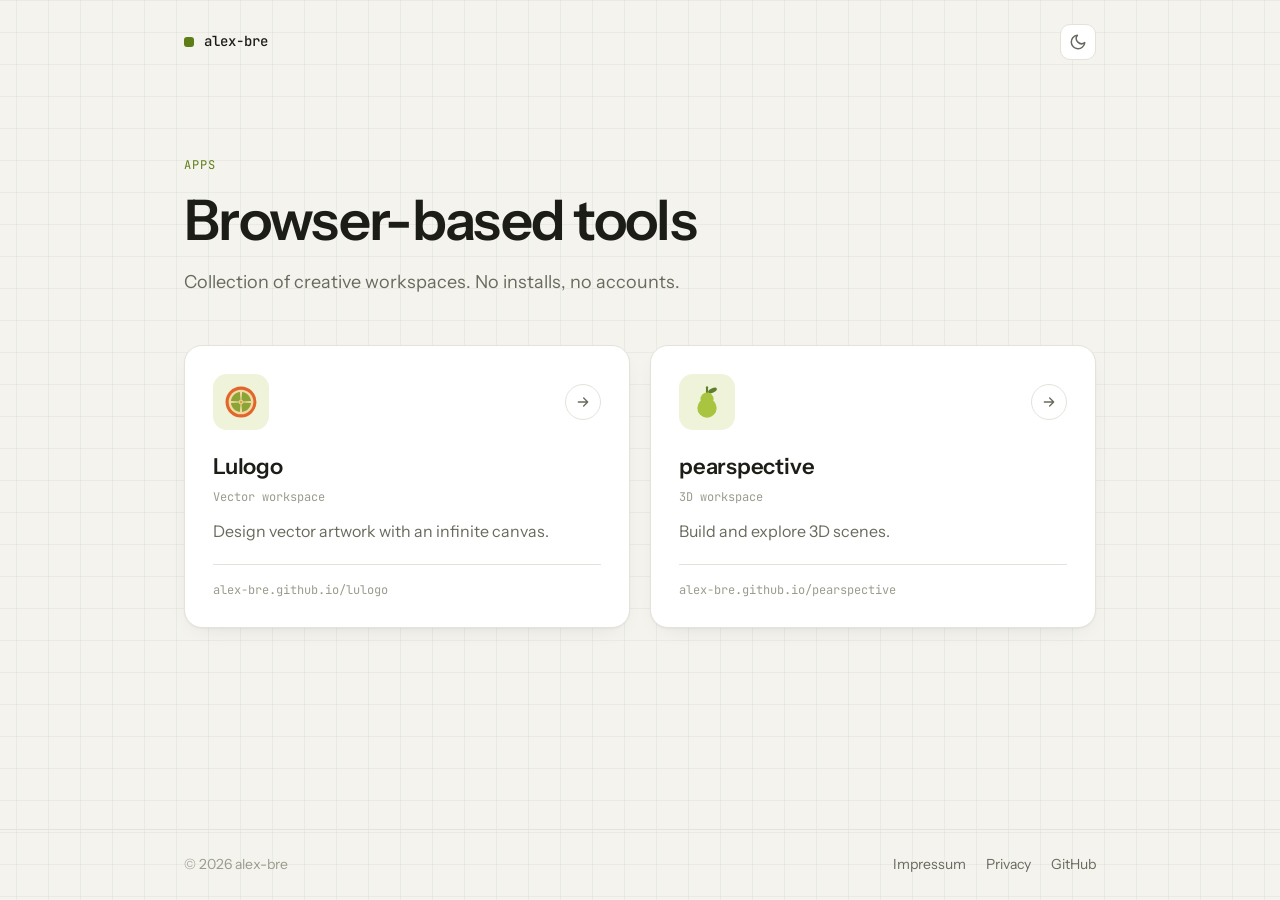
<file: index.html>
<!doctype html>
<html lang="en">
  <head>
    <meta charset="UTF-8" />
    <meta name="viewport" content="width=device-width, initial-scale=1.0" />
    <title>alex-bre — Apps</title>
    <meta name="description" content="A collection of browser-based creative tools by alex-bre: Lulogo and pearspective." />
    <meta property="og:title" content="alex-bre — Apps" />
    <meta property="og:description" content="A collection of browser-based creative tools." />
    <meta property="og:url" content="https://alex-bre.github.io/" />
    <meta property="og:type" content="website" />
    <!-- Google Search Console ownership check for https://alex-bre.github.io/.
     Keep it: Google re-checks it, and removing it un-verifies the site. -->
    <meta name="google-site-verification" content="je2KTFC-uDAHHZY24E9ZaPM-ryFZM0cA-58HyZrIQ28" />
    <meta name="theme-color" content="#f4f3ee" media="(prefers-color-scheme: light)" />
    <meta name="theme-color" content="#161713" media="(prefers-color-scheme: dark)" />
    <link rel="icon" type="image/svg+xml" href="favicon.svg" />
    <link rel="preload" href="fonts/InstrumentSans-latin.woff2" as="font" type="font/woff2" crossorigin />
    <!-- Resolve the theme before first paint: an explicit choice if one was
         made, else the OS preference. -->
    <script>
      try {
        var t = localStorage.getItem('home.theme')
        if (t === 'light' || t === 'dark') document.documentElement.setAttribute('data-theme', t)
      } catch (e) {
        /* storage blocked: fall back to the OS preference via CSS */
      }
    </script>
    <link rel="stylesheet" href="css/site.css" />
  </head>
  <body>
    <header>
      <div class="wrap">
        <a class="brand" href="./"><span class="brand-mark" aria-hidden="true"></span>alex-bre</a>
        <button class="theme-toggle" type="button" aria-label="Toggle dark mode">
          <svg class="icon-moon" viewBox="0 0 24 24" fill="none" stroke="currentColor" stroke-width="2" stroke-linecap="round" stroke-linejoin="round" aria-hidden="true"><path d="M21 12.8A9 9 0 1 1 11.2 3a7 7 0 0 0 9.8 9.8z" /></svg>
          <svg class="icon-sun" viewBox="0 0 24 24" fill="none" stroke="currentColor" stroke-width="2" stroke-linecap="round" stroke-linejoin="round" aria-hidden="true"><circle cx="12" cy="12" r="4" /><path d="M12 2v2M12 20v2M4.9 4.9l1.4 1.4M17.7 17.7l1.4 1.4M2 12h2M20 12h2M4.9 19.1l1.4-1.4M17.7 6.3l1.4-1.4" /></svg>
        </button>
      </div>
    </header>

    <main>
      <section class="hero">
        <div class="wrap">
          <p class="eyebrow">Apps</p>
          <h1>Browser-based tools</h1>
          <p class="lede">
            Collection of creative workspaces. No installs, no accounts.
          </p>
        </div>
      </section>

      <section class="wrap" aria-label="Apps">
        <div class="apps">
          <!-- To add an app, copy one <a class="card"> block and update its link, icon and text. -->
          <a class="card" href="https://alex-bre.github.io/lulogo/">
            <div class="card-top">
              <div class="app-icon" aria-hidden="true">
                <svg viewBox="0 0 44 44">
                  <circle cx="22" cy="22" r="20" fill="#e0662e" />
                  <circle cx="22" cy="22" r="16" fill="#f2dca2" />
                  <circle cx="22" cy="22" r="2" fill="#d9a93f" />
                  <path d="M 19.038 22.582 C 19.273 23.782 20.218 24.727 21.418 24.962 L 20.581 35 C 14.493 34.343 9.657 29.507 9 23.419 Z M 22.582 24.962 C 23.782 24.727 24.727 23.782 24.962 22.582 L 35 23.419 C 34.343 29.507 29.507 34.343 23.419 35 Z M 24.962 21.418 C 24.727 20.218 23.782 19.273 22.582 19.038 L 23.419 9 C 29.507 9.657 34.343 14.493 35 20.581 Z M 21.418 19.038 C 20.218 19.273 19.273 20.218 19.038 21.418 L 9 20.581 C 9.657 14.493 14.493 9.657 20.581 9 Z" fill="#8ca338" />
                </svg>
              </div>
              <span class="arrow" aria-hidden="true">
                <svg viewBox="0 0 24 24" fill="none" stroke="currentColor" stroke-width="2" stroke-linecap="round" stroke-linejoin="round"><path d="M5 12h14M13 6l6 6-6 6" /></svg>
              </span>
            </div>
            <div>
              <h2>Lulogo</h2>
              <p class="tag">Vector workspace</p>
              <p class="desc">Design vector artwork with an infinite canvas.</p>
            </div>
            <div class="card-url">alex-bre.github.io/lulogo</div>
          </a>

          <a class="card" href="https://alex-bre.github.io/pearspective/">
            <div class="card-top">
              <div class="app-icon" aria-hidden="true">
                <svg viewBox="0 0 26 26">
                  <rect x="12.2" y="1" width="1.6" height="5.5" rx="0.8" fill="#5f7d2b" />
                  <ellipse cx="17.2" cy="4.2" rx="3.6" ry="1.6" transform="rotate(-25 17.2 4.2)" fill="#5f7d2b" />
                  <circle cx="13" cy="10.8" r="5" fill="#a9c43f" />
                  <circle cx="13" cy="17.6" r="7.4" fill="#a9c43f" />
                </svg>
              </div>
              <span class="arrow" aria-hidden="true">
                <svg viewBox="0 0 24 24" fill="none" stroke="currentColor" stroke-width="2" stroke-linecap="round" stroke-linejoin="round"><path d="M5 12h14M13 6l6 6-6 6" /></svg>
              </span>
            </div>
            <div>
              <h2>pearspective</h2>
              <p class="tag">3D workspace</p>
              <p class="desc">Build and explore 3D scenes.</p>
            </div>
            <div class="card-url">alex-bre.github.io/pearspective</div>
          </a>
        </div>
      </section>
    </main>

    <footer>
      <div class="wrap">
        <span>&copy; <span id="year">2026</span> alex-bre</span>
        <nav class="footer-links" aria-label="Legal">
          <a href="impressum.html">Impressum</a>
          <a href="privacy.html">Privacy</a>
          <a href="https://github.com/alex-bre">GitHub</a>
        </nav>
      </div>
    </footer>

    <script src="js/site.js"></script>
  </body>
</html>
</file>
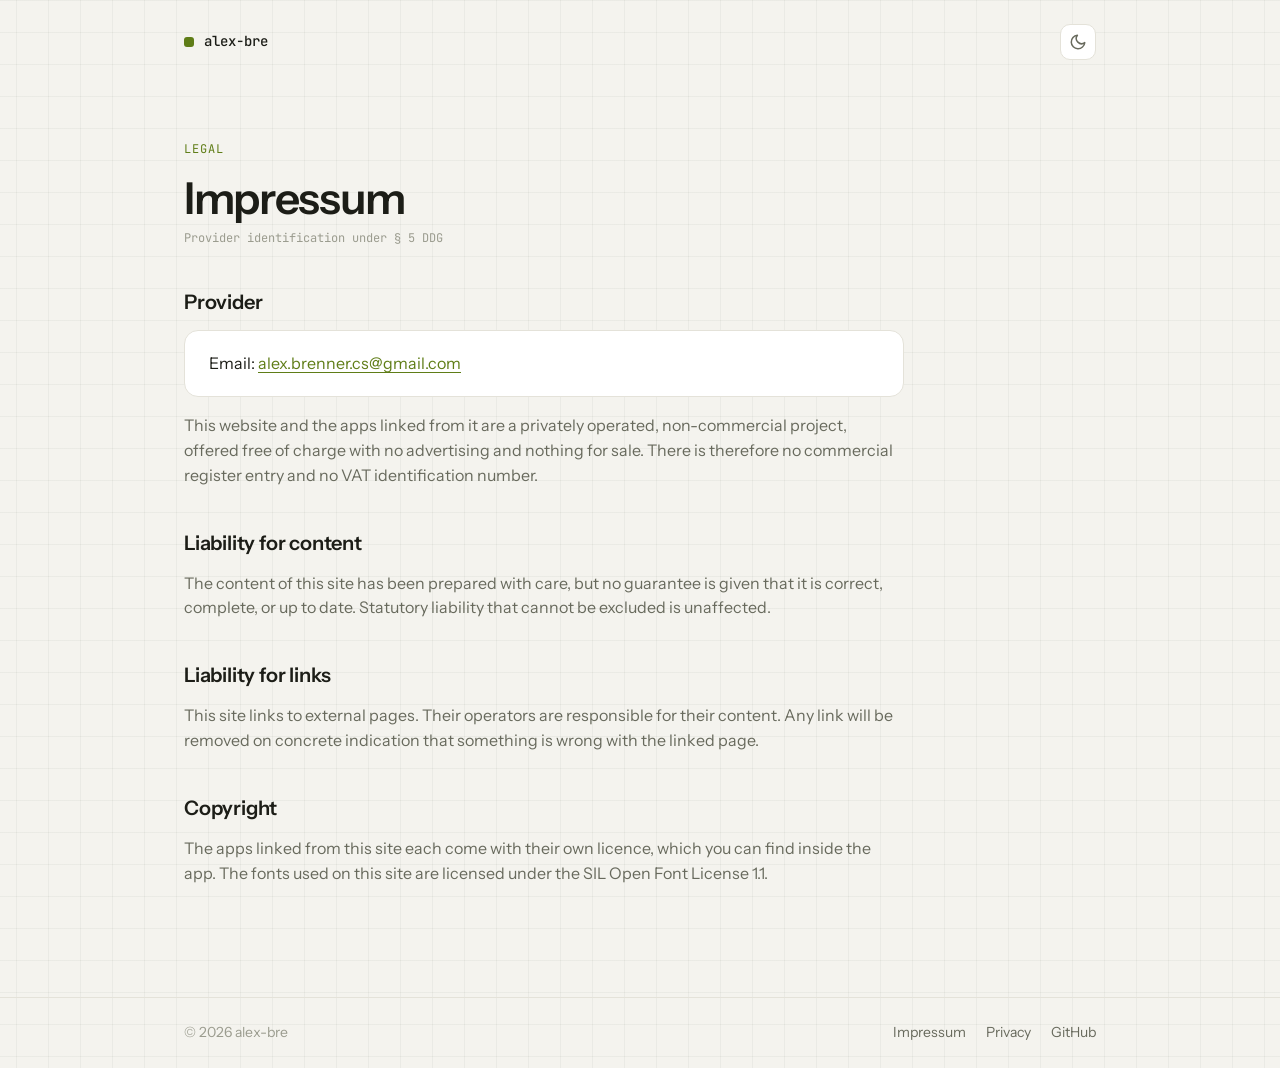
<file: impressum.html>
<!doctype html>
<html lang="en">
  <head>
    <meta charset="UTF-8" />
    <meta name="viewport" content="width=device-width, initial-scale=1.0" />
    <title>Impressum — alex-bre</title>
    <meta name="description" content="Provider identification for alex-bre.github.io under § 5 DDG." />
    <meta name="theme-color" content="#f4f3ee" media="(prefers-color-scheme: light)" />
    <meta name="theme-color" content="#161713" media="(prefers-color-scheme: dark)" />
    <link rel="icon" type="image/svg+xml" href="favicon.svg" />
    <link rel="preload" href="fonts/InstrumentSans-latin.woff2" as="font" type="font/woff2" crossorigin />
    <!-- Resolve the theme before first paint: an explicit choice if one was
         made, else the OS preference. -->
    <script>
      try {
        var t = localStorage.getItem('home.theme')
        if (t === 'light' || t === 'dark') document.documentElement.setAttribute('data-theme', t)
      } catch (e) {
        /* storage blocked: fall back to the OS preference via CSS */
      }
    </script>
    <link rel="stylesheet" href="css/site.css" />
  </head>
  <body>
    <header>
      <div class="wrap">
        <a class="brand" href="./"><span class="brand-mark" aria-hidden="true"></span>alex-bre</a>
        <button class="theme-toggle" type="button" aria-label="Toggle dark mode">
          <svg class="icon-moon" viewBox="0 0 24 24" fill="none" stroke="currentColor" stroke-width="2" stroke-linecap="round" stroke-linejoin="round" aria-hidden="true"><path d="M21 12.8A9 9 0 1 1 11.2 3a7 7 0 0 0 9.8 9.8z" /></svg>
          <svg class="icon-sun" viewBox="0 0 24 24" fill="none" stroke="currentColor" stroke-width="2" stroke-linecap="round" stroke-linejoin="round" aria-hidden="true"><circle cx="12" cy="12" r="4" /><path d="M12 2v2M12 20v2M4.9 4.9l1.4 1.4M17.7 17.7l1.4 1.4M2 12h2M20 12h2M4.9 19.1l1.4-1.4M17.7 6.3l1.4-1.4" /></svg>
        </button>
      </div>
    </header>

    <main>
      <article class="wrap legal">
        <p class="eyebrow">Legal</p>
        <h1>Impressum</h1>
        <p class="updated">Provider identification under § 5 DDG</p>

        <h2>Provider</h2>
        <address>
          Email: <a href="mailto:alex.brenner.cs@gmail.com">alex.brenner.cs@gmail.com</a>
        </address>
        <p>
          This website and the apps linked from it are a privately operated, non-commercial project,
          offered free of charge with no advertising and nothing for sale. There is therefore no
          commercial register entry and no VAT identification number.
        </p>

        <h2>Liability for content</h2>
        <p>
          The content of this site has been prepared with care, but no guarantee is given that it is
          correct, complete, or up to date. Statutory liability that cannot be excluded is unaffected.
        </p>

        <h2>Liability for links</h2>
        <p>
          This site links to external pages. Their operators are responsible for their content. Any
          link will be removed on concrete indication that something is wrong with the linked page.
        </p>

        <h2>Copyright</h2>
        <p>
          The apps linked from this site each come with their own licence, which you can find inside
          the app. The fonts used on this site are licensed under the SIL Open Font License 1.1.
        </p>
      </article>
    </main>

    <footer>
      <div class="wrap">
        <span>&copy; <span id="year">2026</span> alex-bre</span>
        <nav class="footer-links" aria-label="Legal">
          <a href="impressum.html" aria-current="page">Impressum</a>
          <a href="privacy.html">Privacy</a>
          <a href="https://github.com/alex-bre">GitHub</a>
        </nav>
      </div>
    </footer>

    <script src="js/site.js"></script>
  </body>
</html>
</file>
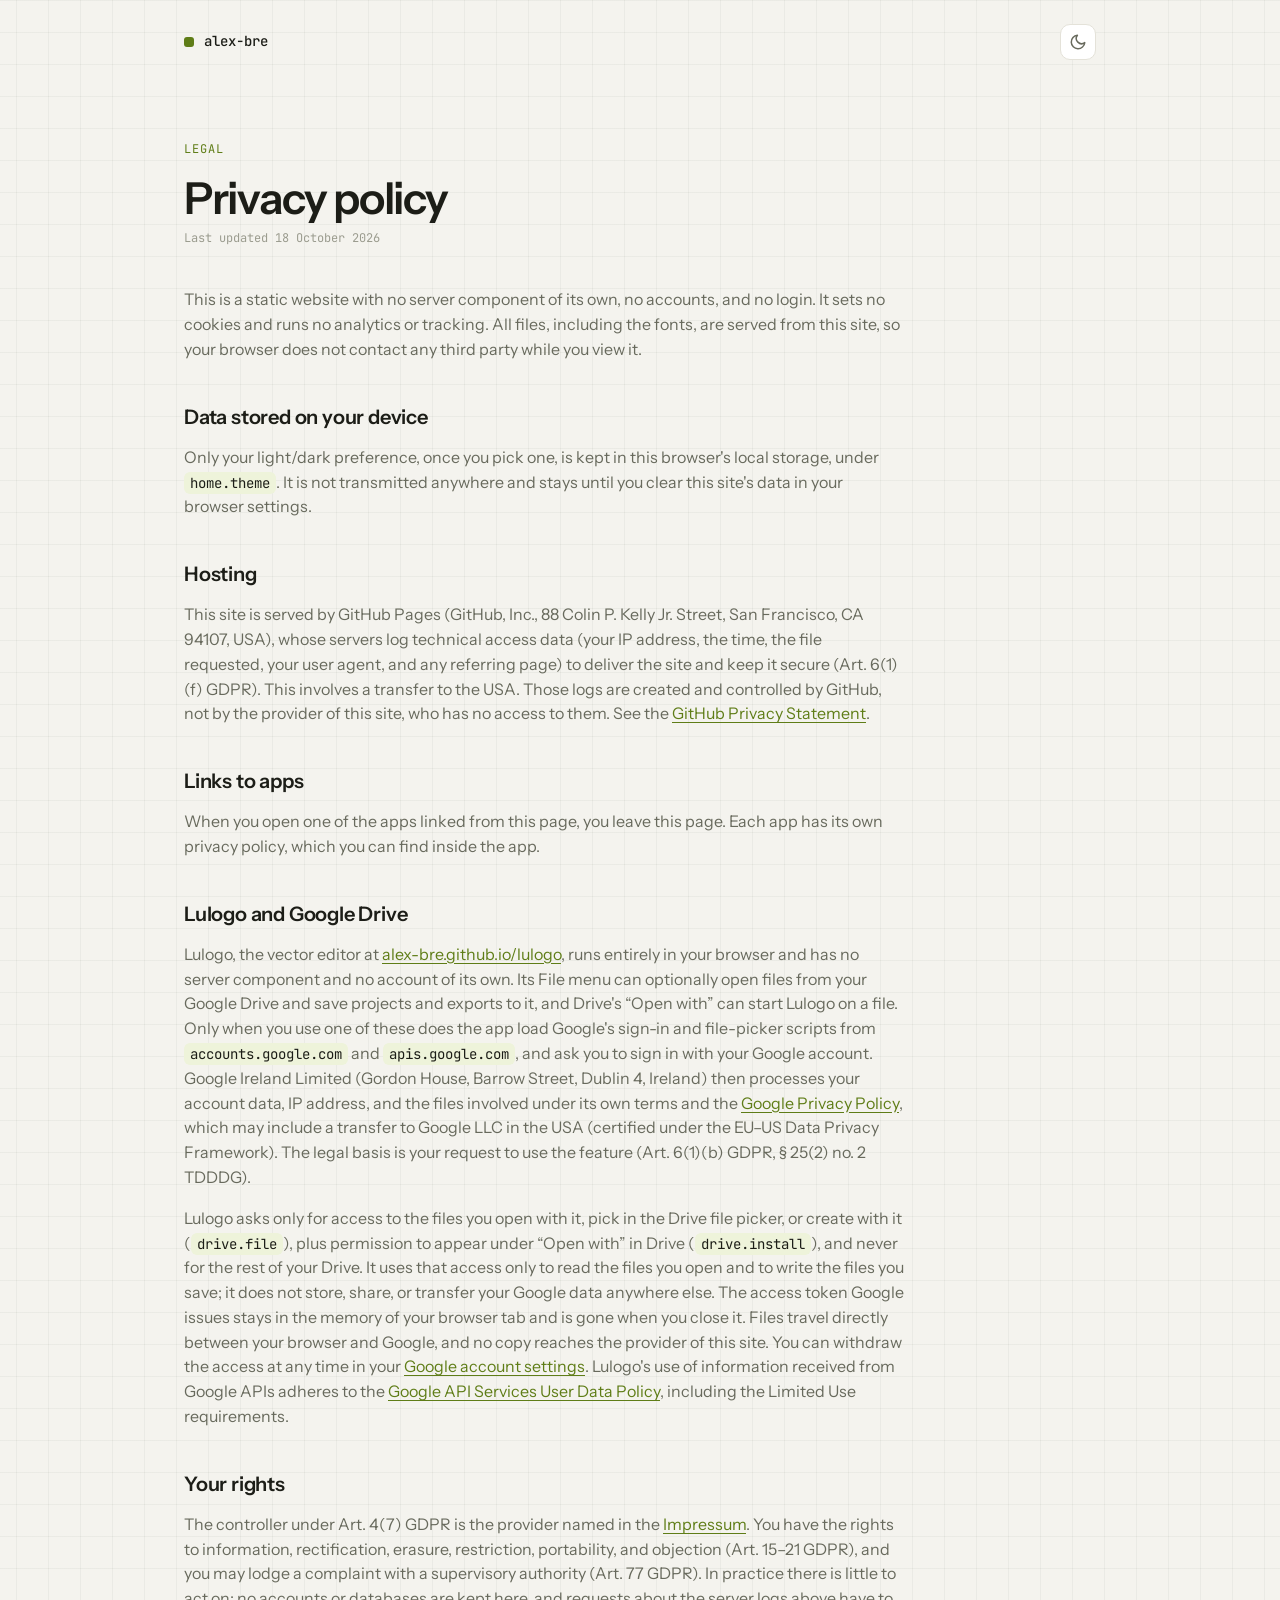
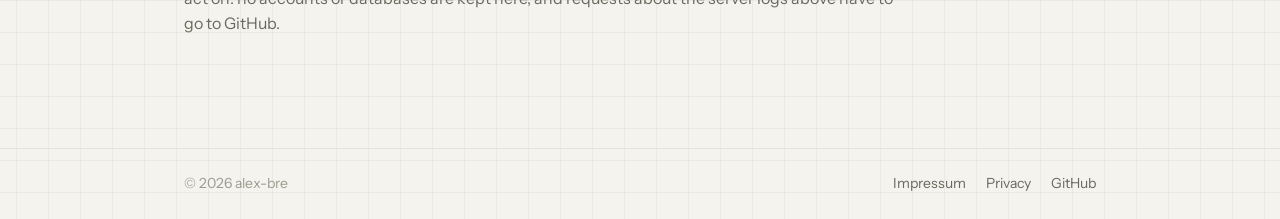
<file: privacy.html>
<!doctype html>
<html lang="en">
  <head>
    <meta charset="UTF-8" />
    <meta name="viewport" content="width=device-width, initial-scale=1.0" />
    <title>Privacy policy — alex-bre</title>
    <meta name="description" content="What data alex-bre.github.io processes, and where it goes." />
    <meta name="theme-color" content="#f4f3ee" media="(prefers-color-scheme: light)" />
    <meta name="theme-color" content="#161713" media="(prefers-color-scheme: dark)" />
    <link rel="icon" type="image/svg+xml" href="favicon.svg" />
    <link rel="preload" href="fonts/InstrumentSans-latin.woff2" as="font" type="font/woff2" crossorigin />
    <!-- Resolve the theme before first paint: an explicit choice if one was
         made, else the OS preference. -->
    <script>
      try {
        var t = localStorage.getItem('home.theme')
        if (t === 'light' || t === 'dark') document.documentElement.setAttribute('data-theme', t)
      } catch (e) {
        /* storage blocked: fall back to the OS preference via CSS */
      }
    </script>
    <link rel="stylesheet" href="css/site.css" />
  </head>
  <body>
    <header>
      <div class="wrap">
        <a class="brand" href="./"><span class="brand-mark" aria-hidden="true"></span>alex-bre</a>
        <button class="theme-toggle" type="button" aria-label="Toggle dark mode">
          <svg class="icon-moon" viewBox="0 0 24 24" fill="none" stroke="currentColor" stroke-width="2" stroke-linecap="round" stroke-linejoin="round" aria-hidden="true"><path d="M21 12.8A9 9 0 1 1 11.2 3a7 7 0 0 0 9.8 9.8z" /></svg>
          <svg class="icon-sun" viewBox="0 0 24 24" fill="none" stroke="currentColor" stroke-width="2" stroke-linecap="round" stroke-linejoin="round" aria-hidden="true"><circle cx="12" cy="12" r="4" /><path d="M12 2v2M12 20v2M4.9 4.9l1.4 1.4M17.7 17.7l1.4 1.4M2 12h2M20 12h2M4.9 19.1l1.4-1.4M17.7 6.3l1.4-1.4" /></svg>
        </button>
      </div>
    </header>

    <main>
      <article class="wrap legal">
        <p class="eyebrow">Legal</p>
        <h1>Privacy policy</h1>
        <p class="updated">Last updated 18 October 2026</p>

        <p>
          This is a static website with no server component of its own, no accounts, and no login.
          It sets no cookies and runs no analytics or tracking. All files, including the fonts, are
          served from this site, so your browser does not contact any third party while you view it.
        </p>

        <h2>Data stored on your device</h2>
        <p>
          Only your light/dark preference, once you pick one, is kept in this browser's local
          storage, under <code>home.theme</code>. It is not transmitted anywhere and stays until you
          clear this site's data in your browser settings.
        </p>

        <h2>Hosting</h2>
        <p>
          This site is served by GitHub Pages (GitHub, Inc., 88 Colin P. Kelly Jr. Street, San
          Francisco, CA 94107, USA), whose servers log technical access data (your IP address, the
          time, the file requested, your user agent, and any referring page) to deliver the site and
          keep it secure (Art. 6(1)(f) GDPR). This involves a transfer to the USA. Those logs are
          created and controlled by GitHub, not by the provider of this site, who has no access to
          them. See the
          <a href="https://docs.github.com/en/site-policy/privacy-policies/github-privacy-statement" target="_blank" rel="noreferrer noopener">GitHub Privacy Statement</a>.
        </p>

        <h2>Links to apps</h2>
        <p>
          When you open one of the apps linked from this page, you leave this page. Each app has its
          own privacy policy, which you can find inside the app.
        </p>

        <!-- Linked from the Lulogo OAuth consent screen, which needs a public URL.
             Keep in step with the privacy section of src/panels/AboutDialog.jsx in
             the lulogo repository. -->
        <h2 id="lulogo-google-drive">Lulogo and Google Drive</h2>
        <p>
          Lulogo, the vector editor at <a href="https://alex-bre.github.io/lulogo/">alex-bre.github.io/lulogo</a>,
          runs entirely in your browser and has no server component and no account of its own. Its
          File menu can optionally open files from your Google Drive and save projects and exports
          to it, and Drive's &ldquo;Open with&rdquo; can start Lulogo on a file. Only when you use one
          of these does the app load Google's sign-in and file-picker scripts from
          <code>accounts.google.com</code> and <code>apis.google.com</code>, and ask you to sign in
          with your Google account. Google Ireland Limited (Gordon House, Barrow Street, Dublin 4,
          Ireland) then processes your account data, IP address, and the files involved under its
          own terms and the
          <a href="https://policies.google.com/privacy" target="_blank" rel="noreferrer noopener">Google Privacy Policy</a>,
          which may include a transfer to Google LLC in the USA (certified under the EU&ndash;US Data
          Privacy Framework). The legal basis is your request to use the feature (Art. 6(1)(b) GDPR,
          &sect; 25(2) no. 2 TDDDG).
        </p>
        <p>
          Lulogo asks only for access to the files you open with it, pick in the Drive file picker,
          or create with it (<code>drive.file</code>), plus permission to appear under &ldquo;Open
          with&rdquo; in Drive (<code>drive.install</code>), and never for the rest of your Drive.
          It uses that access only to read the files you open and to write the files you save; it
          does not store, share, or transfer your Google data anywhere else. The access token Google
          issues stays in the memory of your browser tab and is gone when you close it. Files travel
          directly between your browser and Google, and no copy reaches the provider of this site.
          You can withdraw the access at any time in your
          <a href="https://myaccount.google.com/connections" target="_blank" rel="noreferrer noopener">Google account settings</a>.
          Lulogo's use of information received from Google APIs adheres to the
          <a href="https://developers.google.com/terms/api-services-user-data-policy" target="_blank" rel="noreferrer noopener">Google API Services User Data Policy</a>,
          including the Limited Use requirements.
        </p>

        <h2>Your rights</h2>
        <p>
          The controller under Art. 4(7) GDPR is the provider named in the
          <a href="impressum.html">Impressum</a>. You have the rights to information, rectification,
          erasure, restriction, portability, and objection (Art. 15–21 GDPR), and you may lodge a
          complaint with a supervisory authority (Art. 77 GDPR). In practice there is little to act
          on: no accounts or databases are kept here, and requests about the server logs above have
          to go to GitHub.
        </p>
      </article>
    </main>

    <footer>
      <div class="wrap">
        <span>&copy; <span id="year">2026</span> alex-bre</span>
        <nav class="footer-links" aria-label="Legal">
          <a href="impressum.html">Impressum</a>
          <a href="privacy.html" aria-current="page">Privacy</a>
          <a href="https://github.com/alex-bre">GitHub</a>
        </nav>
      </div>
    </footer>

    <script src="js/site.js"></script>
  </body>
</html>
</file>
<file: css/site.css>
/* Fonts are self-hosted so no visitor data goes to a third party.
   Both are variable fonts under the SIL Open Font License (see fonts/). */
@font-face {
  font-family: 'Instrument Sans';
  font-style: normal;
  font-weight: 400 600;
  font-display: swap;
  src: url(../fonts/InstrumentSans-latin-ext.woff2) format('woff2');
  unicode-range: U+0100-02BA, U+02BD-02C5, U+02C7-02CC, U+02CE-02D7, U+02DD-02FF, U+0304, U+0308, U+0329, U+1D00-1DBF, U+1E00-1E9F, U+1EF2-1EFF, U+2020, U+20A0-20AB, U+20AD-20C4, U+2113, U+2C60-2C7F, U+A720-A7FF;
}
@font-face {
  font-family: 'Instrument Sans';
  font-style: normal;
  font-weight: 400 600;
  font-display: swap;
  src: url(../fonts/InstrumentSans-latin.woff2) format('woff2');
  unicode-range: U+0000-00FF, U+0131, U+0152-0153, U+02BB-02BC, U+02C6, U+02DA, U+02DC, U+0304, U+0308, U+0329, U+2000-206F, U+20AC, U+2122, U+2191, U+2193, U+2212, U+2215, U+FEFF, U+FFFD;
}
@font-face {
  font-family: 'JetBrains Mono';
  font-style: normal;
  font-weight: 400 500;
  font-display: swap;
  src: url(../fonts/JetBrainsMono-latin-ext.woff2) format('woff2');
  unicode-range: U+0100-02BA, U+02BD-02C5, U+02C7-02CC, U+02CE-02D7, U+02DD-02FF, U+0304, U+0308, U+0329, U+1D00-1DBF, U+1E00-1E9F, U+1EF2-1EFF, U+2020, U+20A0-20AB, U+20AD-20C4, U+2113, U+2C60-2C7F, U+A720-A7FF;
}
@font-face {
  font-family: 'JetBrains Mono';
  font-style: normal;
  font-weight: 400 500;
  font-display: swap;
  src: url(../fonts/JetBrainsMono-latin.woff2) format('woff2');
  unicode-range: U+0000-00FF, U+0131, U+0152-0153, U+02BB-02BC, U+02C6, U+02DA, U+02DC, U+0304, U+0308, U+0329, U+2000-206F, U+20AC, U+2122, U+2191, U+2193, U+2212, U+2215, U+FEFF, U+FFFD;
}

:root {
  --bg: #f4f3ee;
  --panel: #ffffff;
  --border: #e4e2d9;
  --border-strong: #d2cfc3;
  --text: #1c1d17;
  --text-muted: #686a5d;
  --text-faint: #9b9c8f;
  --accent: #5f7d17;
  --accent-soft: #eef3da;
  --shadow: 0 1px 2px rgba(28, 29, 23, 0.04), 0 8px 24px -12px rgba(28, 29, 23, 0.12);
  --shadow-hover: 0 2px 4px rgba(28, 29, 23, 0.05), 0 18px 40px -16px rgba(28, 29, 23, 0.22);
  --grid: rgba(28, 29, 23, 0.045);
  color-scheme: light;
}
@media (prefers-color-scheme: dark) {
  :root:not([data-theme='light']) {
    --bg: #161713;
    --panel: #1e1f1a;
    --border: #32342b;
    --border-strong: #43463a;
    --text: #eaeae2;
    --text-muted: #a3a597;
    --text-faint: #6e7064;
    --accent: #b3cd4c;
    --accent-soft: #333b18;
    --shadow: 0 1px 2px rgba(0, 0, 0, 0.3);
    --shadow-hover: 0 18px 40px -16px rgba(0, 0, 0, 0.6);
    --grid: rgba(234, 234, 226, 0.035);
    color-scheme: dark;
  }
}
:root[data-theme='dark'] {
  --bg: #161713;
  --panel: #1e1f1a;
  --border: #32342b;
  --border-strong: #43463a;
  --text: #eaeae2;
  --text-muted: #a3a597;
  --text-faint: #6e7064;
  --accent: #b3cd4c;
  --accent-soft: #333b18;
  --shadow: 0 1px 2px rgba(0, 0, 0, 0.3);
  --shadow-hover: 0 18px 40px -16px rgba(0, 0, 0, 0.6);
  --grid: rgba(234, 234, 226, 0.035);
  color-scheme: dark;
}

*,
*::before,
*::after {
  box-sizing: border-box;
}
html,
body {
  margin: 0;
}
body {
  min-height: 100vh;
  display: flex;
  flex-direction: column;
  background-color: var(--bg);
  background-image: linear-gradient(var(--grid) 1px, transparent 1px),
    linear-gradient(90deg, var(--grid) 1px, transparent 1px);
  background-size: 32px 32px;
  background-position: center top;
  color: var(--text);
  font-family: 'Instrument Sans', system-ui, -apple-system, 'Segoe UI', sans-serif;
  font-size: 16px;
  line-height: 1.55;
  -webkit-font-smoothing: antialiased;
}
.wrap {
  width: 100%;
  max-width: 960px;
  margin: 0 auto;
  padding: 0 24px;
}
a {
  color: inherit;
}
:focus-visible {
  outline: 2px solid var(--accent);
  outline-offset: 3px;
  border-radius: 6px;
}

/* Header */
header {
  padding: 24px 0;
}
header .wrap {
  display: flex;
  align-items: center;
  justify-content: space-between;
}
.brand {
  font-family: 'JetBrains Mono', ui-monospace, monospace;
  font-size: 14px;
  font-weight: 500;
  text-decoration: none;
  display: inline-flex;
  align-items: center;
  gap: 10px;
}
.brand-mark {
  width: 10px;
  height: 10px;
  border-radius: 3px;
  background: var(--accent);
}
.theme-toggle {
  appearance: none;
  border: 1px solid var(--border);
  background: var(--panel);
  color: var(--text-muted);
  width: 36px;
  height: 36px;
  border-radius: 10px;
  display: grid;
  place-items: center;
  cursor: pointer;
  transition: color 0.15s, border-color 0.15s;
}
.theme-toggle:hover {
  color: var(--text);
  border-color: var(--border-strong);
}
.theme-toggle svg {
  width: 18px;
  height: 18px;
}
.icon-sun {
  display: none;
}
:root[data-theme='dark'] .icon-sun {
  display: block;
}
:root[data-theme='dark'] .icon-moon {
  display: none;
}
@media (prefers-color-scheme: dark) {
  :root:not([data-theme='light']) .icon-sun {
    display: block;
  }
  :root:not([data-theme='light']) .icon-moon {
    display: none;
  }
}

/* Hero */
main {
  flex: 1;
}
.hero {
  padding: 72px 0 48px;
}
.eyebrow {
  font-family: 'JetBrains Mono', ui-monospace, monospace;
  font-size: 12px;
  letter-spacing: 0.08em;
  text-transform: uppercase;
  color: var(--accent);
  margin: 0 0 16px;
}
h1 {
  font-size: clamp(36px, 6vw, 56px);
  line-height: 1.05;
  letter-spacing: -0.03em;
  font-weight: 600;
  margin: 0 0 20px;
  max-width: 16ch;
}
.lede {
  font-size: 18px;
  color: var(--text-muted);
  max-width: 52ch;
  margin: 0;
}

/* App cards */
.apps {
  display: grid;
  grid-template-columns: repeat(auto-fill, minmax(min(100%, 300px), 1fr));
  gap: 20px;
  padding-bottom: 96px;
}
.card {
  position: relative;
  display: flex;
  flex-direction: column;
  gap: 20px;
  padding: 28px;
  background: var(--panel);
  border: 1px solid var(--border);
  border-radius: 18px;
  box-shadow: var(--shadow);
  text-decoration: none;
  transition: transform 0.2s ease, box-shadow 0.2s ease, border-color 0.2s ease;
}
.card:hover {
  transform: translateY(-3px);
  box-shadow: var(--shadow-hover);
  border-color: var(--border-strong);
}
.card:focus-visible {
  border-radius: 18px;
}
.card-top {
  display: flex;
  align-items: center;
  justify-content: space-between;
}
.app-icon {
  width: 56px;
  height: 56px;
  border-radius: 14px;
  background: var(--accent-soft);
  display: grid;
  place-items: center;
}
.app-icon svg {
  width: 34px;
  height: 34px;
}
.arrow {
  width: 36px;
  height: 36px;
  border-radius: 50%;
  border: 1px solid var(--border);
  display: grid;
  place-items: center;
  color: var(--text-muted);
  transition: background 0.2s, color 0.2s, border-color 0.2s, transform 0.2s;
}
.arrow svg {
  width: 16px;
  height: 16px;
}
.card:hover .arrow {
  background: var(--accent);
  border-color: var(--accent);
  color: var(--panel);
  transform: rotate(-45deg);
}
.card h2 {
  font-size: 22px;
  font-weight: 600;
  letter-spacing: -0.01em;
  margin: 0 0 4px;
}
.tag {
  font-family: 'JetBrains Mono', ui-monospace, monospace;
  font-size: 12px;
  color: var(--text-faint);
  margin: 0 0 12px;
}
.card p.desc {
  color: var(--text-muted);
  margin: 0;
}
.card-url {
  margin-top: auto;
  padding-top: 16px;
  border-top: 1px solid var(--border);
  font-family: 'JetBrains Mono', ui-monospace, monospace;
  font-size: 12px;
  color: var(--text-faint);
  overflow-wrap: anywhere;
}

/* Footer */
footer {
  border-top: 1px solid var(--border);
  padding: 24px 0;
  font-size: 14px;
  color: var(--text-faint);
}
footer .wrap {
  display: flex;
  flex-wrap: wrap;
  gap: 12px;
  justify-content: space-between;
}
footer a {
  color: var(--text-muted);
  text-decoration: none;
}
footer a:hover {
  color: var(--text);
}
.footer-links {
  display: flex;
  flex-wrap: wrap;
  gap: 20px;
}

/* Legal pages (Impressum, Privacy) */
.legal {
  padding-top: 56px;
  padding-bottom: 96px;
}
.legal > * {
  max-width: 720px;
}
.legal p,
.legal address {
  color: var(--text-muted);
  margin: 0 0 16px;
}
.legal .eyebrow {
  color: var(--accent);
}
.legal h1 {
  font-size: clamp(32px, 5vw, 44px);
  margin-bottom: 8px;
}
.legal .updated {
  font-family: 'JetBrains Mono', ui-monospace, monospace;
  font-size: 12px;
  color: var(--text-faint);
  margin: 0 0 40px;
}
.legal h2 {
  font-size: 20px;
  font-weight: 600;
  letter-spacing: -0.01em;
  margin: 40px 0 12px;
}
.legal address {
  font-style: normal;
  padding: 20px 24px;
  background: var(--panel);
  border: 1px solid var(--border);
  border-radius: 14px;
  color: var(--text);
}
.legal a {
  color: var(--accent);
  text-underline-offset: 3px;
}
.legal code {
  font-family: 'JetBrains Mono', ui-monospace, monospace;
  font-size: 0.875em;
  padding: 2px 6px;
  border-radius: 6px;
  background: var(--accent-soft);
  color: var(--text);
}

@media (max-width: 600px) {
  .wrap {
    padding: 0 16px;
  }
  .hero {
    padding: 40px 0 32px;
  }
  .card {
    padding: 22px;
  }
  .legal {
    padding-top: 32px;
    padding-bottom: 64px;
  }
}
@media (prefers-reduced-motion: reduce) {
  * {
    transition: none !important;
  }
}
</file>
